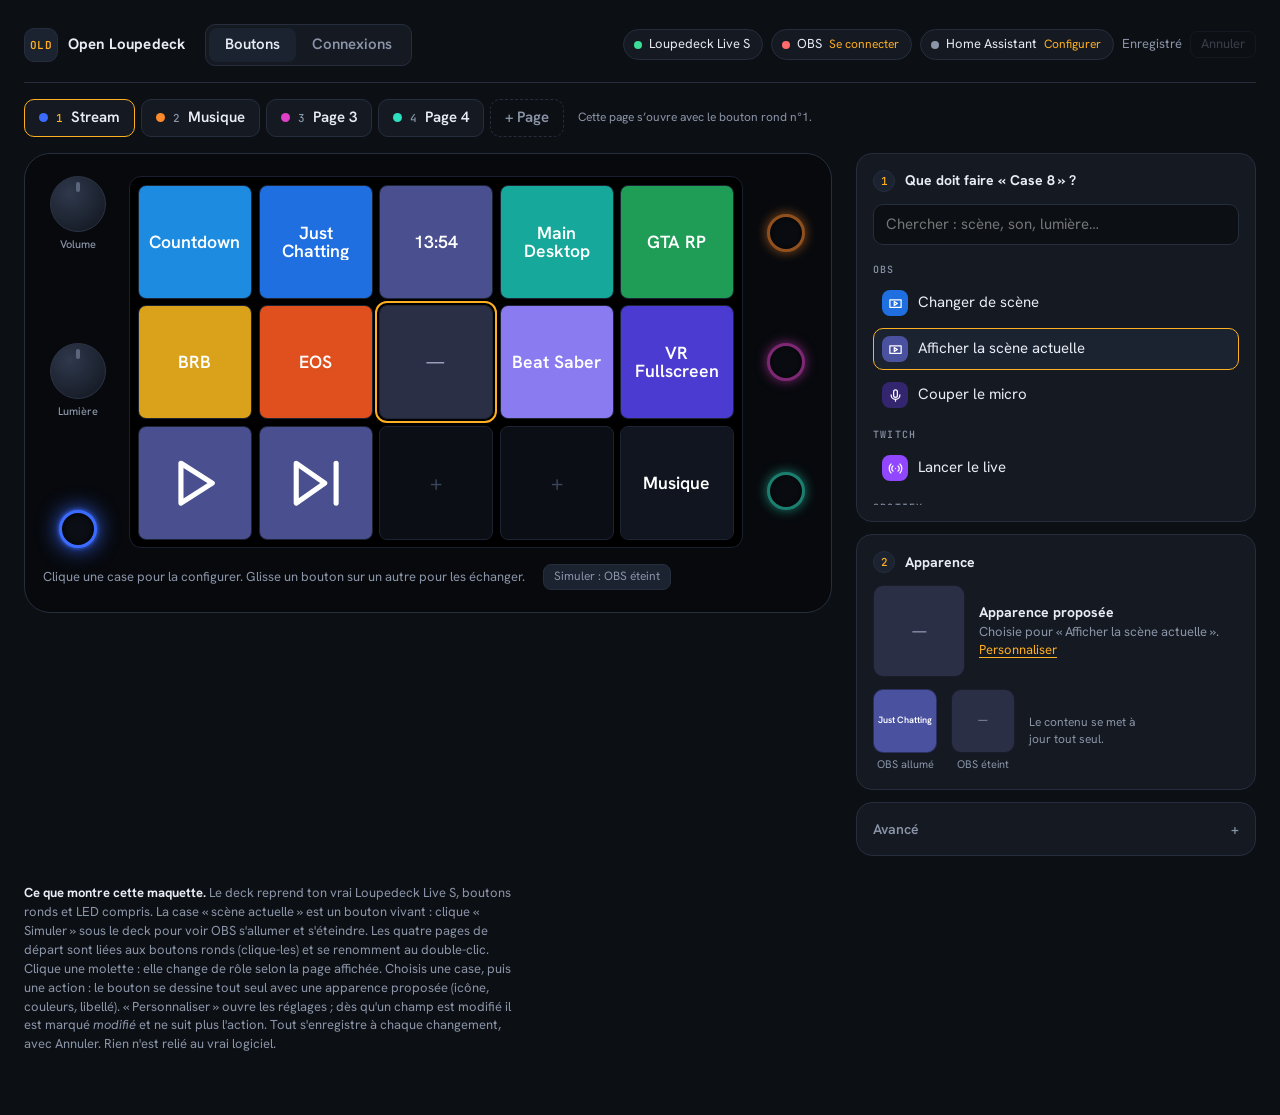
<file: docs/ui-redesign/mockup.html>
<!doctype html>
<meta charset="utf-8">
<meta name="viewport" content="width=device-width, initial-scale=1">
<title>Open Loupedeck Studio</title>
<link rel="stylesheet" href="https://fonts.googleapis.com/css2?family=Hanken+Grotesk:wght@400;500;600;700&family=JetBrains+Mono:wght@400;500&display=swap">
<style>
/* Layout: header, page tabs, then deck (center) beside a 3-step inspector. Dark only, by the user's choice. */
:root {
  --bg: #0c0f14;
  --surface: #141922;
  --surface-2: #1b2230;
  --line: #262e3d;
  --fg: #e8ecf4;
  --muted: #8b95a8;
  --accent: #ffb020;
  --accent-ink: #1a1203;
  --ok: #3ddc97;
  --bad: #ff6b6b;
  --font: "Hanken Grotesk", system-ui, sans-serif;
  --mono: "JetBrains Mono", ui-monospace, monospace;
  color-scheme: dark;
}
* { box-sizing: border-box; }
body { background: var(--bg); color: var(--fg); font: 15px/1.45 var(--font); padding-inline: 16px; padding-block: 0 40px; }
button, input, select { font: inherit; color: inherit; }
button { cursor: pointer; }
:focus-visible { outline: 2px solid var(--accent); outline-offset: 2px; }
.wrap { max-width: 1240px; margin-inline: auto; }

/* header */
header { display: flex; flex-wrap: wrap; align-items: center; gap: 12px 20px; padding-block: 16px; border-bottom: 1px solid var(--line); }
.brand { display: flex; align-items: center; gap: 10px; font-weight: 700; letter-spacing: .01em; }
.logo { width: 34px; height: 34px; border-radius: 10px; background: var(--surface-2); border: 1px solid var(--line); display: grid; place-items: center; font: 600 11px var(--mono); color: var(--accent); }
.seg { display: inline-flex; background: var(--surface); border: 1px solid var(--line); border-radius: 10px; padding: 3px; }
.seg button { border: 0; background: none; padding: 6px 16px; border-radius: 8px; color: var(--muted); font-weight: 600; }
.seg button[aria-selected="true"] { background: var(--surface-2); color: var(--fg); }
.status { display: flex; flex-wrap: wrap; gap: 8px; margin-left: auto; align-items: center; }
.chip { display: inline-flex; align-items: center; gap: 7px; background: var(--surface); border: 1px solid var(--line); border-radius: 999px; padding: 5px 12px 5px 10px; font-size: 13px; }
.chip i { width: 8px; height: 8px; border-radius: 50%; background: var(--muted); }
.chip.ok i { background: var(--ok); }
.chip.bad i { background: var(--bad); }
.chip:hover { border-color: var(--muted); }
.chip em { font-style: normal; color: var(--accent); font-size: 12px; }
.saved { display: flex; align-items: center; gap: 8px; color: var(--muted); font-size: 13px; }
.saved button { background: none; border: 1px solid var(--line); border-radius: 8px; padding: 3px 10px; font-size: 13px; }
.saved button:disabled { opacity: .35; cursor: default; }

/* page tabs */
.pages { display: flex; flex-wrap: wrap; gap: 6px; padding-block: 16px; align-items: center; }
.pagetab { display: inline-flex; align-items: center; gap: 8px; border: 1px solid var(--line); background: var(--surface); border-radius: 10px; padding: 7px 14px; font-weight: 600; }
.pagetab span { font: 500 11px var(--mono); color: var(--muted); }
.pagetab[aria-selected="true"] { border-color: var(--accent); }
.pagetab[aria-selected="true"] span { color: var(--accent); }
.pagetab.add { border-style: dashed; color: var(--muted); background: none; }
.hint { color: var(--muted); font-size: 12px; margin-left: 8px; }

/* main grid */
main { display: grid; grid-template-columns: minmax(0, 1fr) 400px; gap: 24px; align-items: start; }
@media (max-width: 960px) { main { grid-template-columns: minmax(0, 1fr); } }

/* deck */
.deck { background: #07090d; border: 1px solid var(--line); border-radius: 26px; padding: 22px 18px; display: grid; grid-template-columns: 70px minmax(0, 1fr) 54px; gap: 16px; }
.side { display: flex; flex-direction: column; justify-content: space-between; align-items: center; gap: 14px; }
.side.right { justify-content: space-around; }
.knob { cursor: pointer; padding: 2px; text-align: center; line-height: 1.1; width: 56px; height: 56px; border-radius: 50%; border: 1px solid #2c3445; background: radial-gradient(circle at 35% 30%, #2f394d, #10141c); display: grid; place-items: center; font: 500 10px var(--mono); color: var(--muted); }
.rb { width: 38px; height: 38px; border-radius: 50%; border: 3px solid var(--led); background: #0b0e14; box-shadow: 0 0 12px var(--led), inset 0 0 6px #000; padding: 0; }
.knob[aria-pressed="true"] { outline: 2px solid var(--accent); outline-offset: 3px; color: var(--fg); }
.knob { position: relative; margin-bottom: 14px; }
.knob .notch { position: absolute; top: 5px; left: 50%; width: 4px; height: 10px; margin-left: -2px; border-radius: 2px; background: #5b667c; }
.knob[aria-pressed="true"] .notch { background: var(--accent); }
.kcap { position: absolute; top: 100%; left: 50%; transform: translateX(-50%); margin-top: 6px; width: 90px; font: 500 11px var(--font); color: var(--muted); }
.knob[aria-pressed="true"] .kcap { color: var(--fg); }
.cell.kcell { outline: 2px dashed #5b667c; outline-offset: 2px; }
.knob .kn { display: block; font: 600 9px var(--font); letter-spacing: .02em; overflow-wrap: anywhere; }
.knob .kt { display: block; font: 500 8px var(--mono); color: var(--accent); }
.dial { display: grid; gap: 10px; justify-items: center; margin: 16px 0 4px; }
.dk { width: 120px; height: 120px; border-radius: 50%; border: 2px solid var(--fg); display: grid; place-items: center; background: radial-gradient(circle at 35% 30%, #2f394d, #10141c); }
.dk input { width: 88px; text-align: center; background: none; border: 0; border-bottom: 1px dashed var(--line); font-weight: 700; font-size: 16px; padding: 4px 0; }
.dk input:focus { outline: none; border-color: var(--accent); }
.zones { display: grid; grid-template-columns: 1fr 1fr 1fr; gap: 8px; width: 100%; align-items: end; }
.zone { display: grid; gap: 2px; justify-items: center; text-align: center; background: var(--bg); border: 1.5px dashed var(--line); border-radius: 14px; padding: 10px 6px; }
.zone .g { font-size: 26px; line-height: 1; color: var(--muted); }
.zone.zP { border-style: solid; border-radius: 18px; }
.zone .zt { font-size: 12px; color: var(--muted); }
.zone .za { font-size: 12px; font-weight: 600; overflow-wrap: anywhere; }
.link { font: 500 11px var(--mono); color: var(--muted); letter-spacing: .04em; border-top: 2px solid var(--line); padding-top: 4px; width: calc(100% - 12px); text-align: center; }
.link.on { border-color: var(--accent); color: var(--accent); }
.zone[aria-pressed="true"] { border-color: var(--accent); border-style: solid; }
.zone[aria-pressed="true"] .g { color: var(--accent); }
.chips { display: flex; flex-wrap: wrap; gap: 6px; }
.chips button { border: 1px solid var(--line); background: var(--bg); border-radius: 999px; padding: 5px 12px; font-size: 13px; }
.chips button[aria-pressed="true"] { border-color: var(--accent); }
.chips button.add { border-style: dashed; color: var(--muted); }
.preset { display: flex; flex-direction: column; align-items: flex-start; width: 100%; text-align: left; background: none; border: 1px solid transparent; border-radius: 10px; padding: 8px 10px; }
.preset:hover { background: var(--surface-2); }
.preset[aria-pressed="true"] { border-color: var(--accent); background: var(--surface-2); }
.preset small { color: var(--muted); font-size: 12px; }
.tests { display: flex; gap: 8px; margin-top: 10px; }
.tests button { flex: 1; background: var(--bg); border: 1px solid var(--line); border-radius: 10px; padding: 8px; }
.rb { opacity: .55; transition: opacity .15s, box-shadow .15s; }
.rb:hover { opacity: .85; }
.rb[aria-pressed="true"] { opacity: 1; box-shadow: 0 0 22px var(--led), 0 0 4px var(--led), inset 0 0 6px #000; }
.pagetab i { width: 9px; height: 9px; border-radius: 50%; background: var(--led, var(--muted)); flex: none; }
.pagetab .x { background: none; border: 0; color: var(--muted); padding: 0 0 0 2px; font-size: 15px; line-height: 1; }
.pagetab .nm { font-weight: 600; font: inherit; font-weight: 600; color: inherit; }
.pagetab .nm[contenteditable="true"] { outline: 1px solid var(--accent); border-radius: 4px; padding: 0 4px; }
.screen { background: #000; border: 1px solid #1a2030; border-radius: 12px; padding: 8px; display: grid; grid-template-columns: repeat(5, minmax(0, 1fr)); gap: 7px; }
.cell { aspect-ratio: 1; container-type: inline-size; border-radius: 8px; border: 1px solid #1c2333; background: #0b0e14; position: relative; padding: 0; display: grid; place-items: center; overflow: hidden; }
.cell.empty::after { content: "+"; color: #39445a; font-size: 22px; }
.cell.empty:hover::after { color: var(--accent); }
.cell.sel { outline: 2px solid var(--accent); outline-offset: 2px; }
.cell.over { outline: 2px dashed var(--ok); outline-offset: 2px; }
.face, .big { container-type: inline-size; display: flex; flex-direction: column; align-items: center; justify-content: center; gap: 3px; padding: 4px; text-align: center; overflow: hidden; }
.cell .face { position: absolute; inset: 0; }
.face svg, .big svg { stroke: currentColor; fill: none; stroke-width: 1.8; stroke-linecap: round; stroke-linejoin: round; flex: none; }
.lab { font-weight: 600; line-height: 1.02; max-width: 100%; overflow: hidden; overflow-wrap: normal; white-space: normal; max-height: 3.1em; }
.m-text .lab { font-size: 17cqw; }
.m-both .lab { font-size: 13cqw; }
.m-both svg { width: 40cqw; }
.m-icon svg { width: 66cqw; }
.faded { opacity: .9; }
.deckfoot { grid-column: 1 / -1; color: var(--muted); font-size: 13px; display: flex; flex-wrap: wrap; gap: 6px 18px; align-items: center; }
.deckfoot button { background: var(--surface-2); border: 1px solid var(--line); border-radius: 8px; padding: 3px 10px; font-size: 12px; }
@media (max-width: 620px) { .deck { grid-template-columns: minmax(0, 1fr); } .side { flex-direction: row; justify-content: center; } }
.live { font: 500 10px var(--mono); letter-spacing: .06em; text-transform: uppercase; color: var(--ok); }
.pair { display: flex; gap: 14px; align-items: center; margin-top: 12px; flex-wrap: wrap; }
.pair figure { margin: 0; display: grid; gap: 4px; justify-items: center; font-size: 11px; color: var(--muted); }
.pair .big { width: 64px; height: 64px; }
.warn { margin: 12px 0 0; padding: 8px 10px; border-radius: 10px; background: #3a2c08; color: var(--accent); font-size: 13px; }
.mode { display: inline-flex; background: var(--bg); border: 1px solid var(--line); border-radius: 9px; padding: 2px; }
.mode button { border: 0; background: none; padding: 5px 12px; border-radius: 7px; font-size: 13px; color: var(--muted); }
.mode button[aria-pressed="true"] { background: var(--surface-2); color: var(--fg); }

/* inspector */
.insp { display: flex; flex-direction: column; gap: 12px; }
.step { background: var(--surface); border: 1px solid var(--line); border-radius: 16px; padding: 16px; }
.step.dim { opacity: .45; pointer-events: none; }
.step h2 { margin: 0 0 12px; font-size: 14px; display: flex; align-items: center; gap: 10px; }
.step h2 b { width: 22px; height: 22px; border-radius: 50%; background: var(--surface-2); border: 1px solid var(--line); display: grid; place-items: center; font: 500 11px var(--mono); color: var(--accent); }
.empty-state { text-align: center; color: var(--muted); padding: 28px 8px; }
.empty-state strong { display: block; color: var(--fg); margin-bottom: 4px; font-size: 16px; }
input[type=text], .field { width: 100%; background: var(--bg); border: 1px solid var(--line); border-radius: 10px; padding: 9px 12px; }
input[type=text]:focus { border-color: var(--accent); outline: none; }
.groups { display: flex; flex-direction: column; gap: 4px; margin-top: 10px; max-height: 250px; overflow: auto; }
.groups .gname { font: 500 10px var(--mono); letter-spacing: .12em; text-transform: uppercase; color: var(--muted); margin: 8px 0 2px; }
.act { display: flex; align-items: center; gap: 10px; background: none; border: 1px solid transparent; border-radius: 10px; padding: 7px 8px; text-align: left; width: 100%; }
.act:hover { background: var(--surface-2); }
.act[aria-pressed="true"] { border-color: var(--accent); background: var(--surface-2); }
.dot { width: 26px; height: 26px; border-radius: 8px; display: grid; place-items: center; flex: none; }
.dot svg { width: 15px; stroke: currentColor; fill: none; stroke-width: 2; stroke-linecap: round; stroke-linejoin: round; }
.param { margin-top: 12px; display: grid; gap: 6px; }
.param label, .fl { font-size: 12px; color: var(--muted); }

.look { display: flex; align-items: center; gap: 14px; }
.big { width: 92px; height: 92px; border-radius: 10px; flex: none; border: 1px solid #00000066; }
.look p { margin: 0; font-size: 13px; color: var(--muted); }
.look p strong { color: var(--fg); display: block; font-size: 14px; }
.linkbtn { background: none; border: 0; color: var(--accent); padding: 0; font-size: 13px; text-decoration: underline; text-underline-offset: 3px; }
.custom { margin-top: 14px; border-top: 1px solid var(--line); padding-top: 14px; display: grid; gap: 14px; }
.row { display: grid; gap: 6px; }
.fl { display: flex; justify-content: space-between; align-items: center; }
.tag { font: 500 10px var(--mono); letter-spacing: .06em; text-transform: uppercase; padding: 2px 6px; border-radius: 5px; background: var(--surface-2); color: var(--muted); }
.tag.mod { background: #3a2c08; color: var(--accent); }
.tag button { background: none; border: 0; color: inherit; padding: 0 0 0 6px; text-decoration: underline; font: inherit; }
.icons, .swatches { display: flex; flex-wrap: wrap; gap: 6px; }
.ib { width: 34px; height: 34px; border-radius: 9px; border: 1px solid var(--line); background: var(--bg); display: grid; place-items: center; padding: 0; }
.ib svg { width: 18px; stroke: var(--fg); fill: none; stroke-width: 1.8; stroke-linecap: round; stroke-linejoin: round; }
.ib[aria-pressed="true"] { border-color: var(--accent); }
.sw { width: 28px; height: 28px; border-radius: 50%; border: 2px solid transparent; padding: 0; box-shadow: 0 0 0 1px #ffffff22 inset; }
.sw[aria-pressed="true"] { border-color: var(--fg); }
details.adv { background: var(--surface); border: 1px solid var(--line); border-radius: 16px; padding: 4px 16px; }
details.adv summary { padding: 12px 0; cursor: pointer; font-weight: 600; font-size: 14px; list-style: none; display: flex; justify-content: space-between; color: var(--muted); }
details.adv summary::after { content: "+"; }
details.adv[open] summary::after { content: "–"; }
.advlist { display: grid; gap: 10px; padding-bottom: 14px; }
.advlist button { text-align: left; background: var(--bg); border: 1px solid var(--line); border-radius: 10px; padding: 9px 12px; color: var(--muted); }
.advlist button b { color: var(--fg); font-weight: 600; display: block; }
.note { margin-top: 28px; color: var(--muted); font-size: 13px; max-width: 70ch; }
.note b { color: var(--fg); }
</style>

<div class="wrap">
<header>
  <div class="brand"><div class="logo">OLD</div>Open Loupedeck</div>
  <div class="seg" role="tablist"><button role="tab" aria-selected="true">Boutons</button><button role="tab" aria-selected="false">Connexions</button></div>
  <div class="status">
    <button class="chip ok" title="Loupedeck Live S détecté"><i></i>Loupedeck Live S</button>
    <button class="chip bad" id="obsChip" title="Ouvre les réglages OBS"><i></i>OBS <em>Se connecter</em></button>
    <button class="chip" title="Ouvre les réglages Home Assistant"><i></i>Home Assistant <em>Configurer</em></button>
    <div class="saved"><span id="savedTxt">Enregistré</span><button id="undo" disabled>Annuler</button></div>
  </div>
</header>

<div class="pages" id="pages"></div>

<main>
  <section class="deck" aria-label="Loupedeck Live S">
    <div class="side"><button class="knob" data-knob="TL" aria-label="Molette du haut"></button><button class="knob" data-knob="CL" aria-label="Molette du milieu"></button><button class="rb" data-page="0" style="--led:#3b6bff" aria-label="Bouton rond, page 1"></button></div>
    <div class="screen" id="screen"></div>
    <div class="side right"><button class="rb" data-page="1" style="--led:#ff8a2b" aria-label="Bouton 1, page 2"></button><button class="rb" data-page="2" style="--led:#e040c8" aria-label="Bouton 2, page 3"></button><button class="rb" data-page="3" style="--led:#2de0c0" aria-label="Bouton 3, page 4"></button></div>
    <div class="deckfoot"><span>Clique une case pour la configurer. Glisse un bouton sur un autre pour les échanger.</span><button id="simObs">Simuler : OBS éteint</button></div>
  </section>

  <aside class="insp" id="insp"></aside>
</main>

<p class="note"><b>Ce que montre cette maquette.</b> Le deck reprend ton vrai Loupedeck Live S, boutons ronds et LED compris. La case « scène actuelle » est un bouton vivant : clique « Simuler » sous le deck pour voir OBS s'allumer et s'éteindre. Les quatre pages de départ sont liées aux boutons ronds (clique-les) et se renomment au double-clic. Clique une molette : elle change de rôle selon la page affichée. Choisis une case, puis une action : le bouton se dessine tout seul avec une apparence proposée (icône, couleurs, libellé). « Personnaliser » ouvre les réglages ; dès qu'un champ est modifié il est marqué <i>modifié</i> et ne suit plus l'action. Tout s'enregistre à chaque changement, avec Annuler. Rien n'est relié au vrai logiciel.</p>
</div>

<script>
var ICONS = {
  scene: 'M3 6h18v12H3z M10 9l5 3-5 3z',
  live: 'M4.9 19.1a10 10 0 0 1 0-14.2 M19.1 4.9a10 10 0 0 1 0 14.2 M8 16a5 5 0 0 1 0-8 M16 8a5 5 0 0 1 0 8 M12 12h.01',
  play: 'M7 5l11 7-11 7z',
  speaker: 'M11 5L6 9H3v6h3l5 4z M15.5 8.5a5 5 0 0 1 0 7 M18.5 5.5a9 9 0 0 1 0 13',
  bulb: 'M9 18h6 M10 21h4 M12 3a6 6 0 0 0-4 10.5c.7.7 1 1.5 1 2.5h6c0-1 .3-1.8 1-2.5A6 6 0 0 0 12 3z',
  layers: 'M12 3l9 5-9 5-9-5z M3 13l9 5 9-5',
  mic: 'M12 3a3 3 0 0 0-3 3v6a3 3 0 0 0 6 0V6a3 3 0 0 0-3-3z M5 11a7 7 0 0 0 14 0 M12 18v3',
  clock: 'M12 3a9 9 0 1 0 0 18 9 9 0 0 0 0-18z M12 7v5l3 2',
  next: 'M5 5l10 7-10 7z M19 5v14'
};
var ACTIONS = [
  {id:'obs.scene', cat:'OBS', name:'Changer de scène', icon:'scene', bg:'#1f6fe0', fg:'#ffffff', mode:'text', param:{label:'Scène', ph:'Jeu', def:'Jeu'}},
  {id:'obs.current', cat:'OBS', name:'Afficher la scène actuelle', icon:'scene', bg:'#4a52a0', fg:'#ffffff', mode:'text', live:true, liveText:'Just Chatting', offBg:'#2b2f45', offFg:'#9aa0bd'},
  {id:'obs.mic', cat:'OBS', name:'Couper le micro', icon:'mic', bg:'#33266f', fg:'#ffffff', mode:'both', label:'Micro'},
  {id:'twitch.live', cat:'Twitch', name:'Lancer le live', icon:'live', bg:'#9146ff', fg:'#ffffff', mode:'text', label:'Live'},
  {id:'spotify.pp', cat:'Spotify', name:'Lecture / pause', icon:'play', bg:'#4a4f8f', fg:'#ffffff', mode:'icon', label:'Lecture'},
  {id:'spotify.next', cat:'Spotify', name:'Morceau suivant', icon:'next', bg:'#4a4f8f', fg:'#ffffff', mode:'icon', label:'Suivant'},
  {id:'sound.play', cat:'Son', name:'Jouer un son', icon:'speaker', bg:'#e08a00', fg:'#ffffff', mode:'both', param:{label:'Fichier', ph:'applaudissements', def:'Applaudir'}},
  {id:'ha.light', cat:'Maison', name:'Allumer / éteindre une lumière', icon:'bulb', bg:'#0f8fb8', fg:'#ffffff', mode:'both', param:{label:'Pièce', ph:'Bureau', def:'Bureau'}},
  {id:'deck.page', cat:'Deck', name:'Aller à une page', icon:'layers', bg:'#2a3345', fg:'#ffffff', mode:'text', param:{label:'Page', ph:'Musique', def:'Musique'}},
  {id:'display.clock', cat:'Deck', name:'Afficher l’heure', icon:'clock', bg:'#4a4f8f', fg:'#ffffff', mode:'text', live:true, liveText:'13:54', offBg:'#2b2f45', offFg:'#9aa0bd', always:true}
];
var SWATCHES = ['#1f6fe0','#1fb8a4','#22a35a','#e5b000','#e0501f','#9146ff','#4a4f8f','#2a3345'];
function act(id){ return ACTIONS.filter(function(a){return a.id===id;})[0]; }
function svg(n){ return '<svg viewBox="0 0 24 24" aria-hidden="true">'+ICONS[n].split(' M').map(function(d,i){return '<path d="'+(i?'M':'')+d+'"/>';}).join('')+'</svg>'; }

function blank(){ var a=[]; for (var i=0;i<15;i++) a.push(null); return a; }
var LEDS = ['#3b6bff','#ff8a2b','#e040c8','#2de0c0'];
var state = { pages: [
  {name:'Stream', led:LEDS[0], cells: blank()},
  {name:'Musique', led:LEDS[1], cells: blank()},
  {name:'Page 3', led:LEDS[2], cells: blank()},
  {name:'Page 4', led:LEDS[3], cells: blank()}
], cur: 0, sel: null, open: false, q: '', obs: false };
Object.defineProperty(state, 'cells', { get: function(){ return state.pages[state.cur].cells; }, set: function(v){ state.pages[state.cur].cells = v; } });
function S(name, bg){ return {a:'obs.scene', p:name, o: bg ? {bg:bg} : {}}; }
state.cells[0] = S('Countdown','#1c8be0');
state.cells[1] = S('Just Chatting');
state.cells[2] = {a:'display.clock', p:'', o:{}};
state.cells[3] = S('Main Desktop','#16a89a');
state.cells[4] = S('GTA RP','#1f9d57');
state.cells[5] = S('BRB','#d9a21a');
state.cells[6] = S('EOS','#e0501f');
state.cells[7] = {a:'obs.current', p:'', o:{}};
state.cells[8] = S('Beat Saber','#8a7cf0');
state.cells[9] = S('VR Fullscreen','#4b3bd0');
state.cells[10] = {a:'spotify.pp', p:'', o:{}};
state.cells[11] = {a:'spotify.next', p:'', o:{}};
state.cells[14] = {a:'deck.page', p:'Musique', o:{bg:'#10151f'}};
state.pages[1].cells[0] = {a:'spotify.pp', p:'', o:{}};
state.pages[1].cells[1] = {a:'spotify.next', p:'', o:{}};
state.sel = 7;
var PRESETS = [
  {n:'Volume du PC', l:'Volume −5', r:'Volume +5'},
  {n:'Volume du micro (OBS)', l:'Micro −5', r:'Micro +5'},
  {n:'Lumière du bureau', l:'Plus sombre', r:'Plus clair'},
  {n:'Musique', l:'Piste précédente', r:'Piste suivante'},
  {n:'Scène OBS', l:'Scène précédente', r:'Scène suivante'}
];
function newKnobs(){ return {TL:{preset:0, press:'Aucune action', secs:1.5}, CL:{preset:2, press:'Aucune action', secs:1.5}}; }
var SHORT = ['Volume','Micro','Lumière','Musique','Scène'];
state.pages.forEach(function(p){ p.knobs = newKnobs(); });
state.pages[1].knobs.TL.preset = 3; state.pages[1].knobs.CL.preset = 0;
state.pages[2].knobs.TL.preset = 1;
state.pages[3].knobs.TL.preset = 4; state.pages[3].knobs.CL.preset = 0;
state.pages[0].knobs.CL.press = 'Couper le son';
state.selKnob = null;
var history = [];

var FALLBACKS = {dash:'—', none:'', last:'Dernière valeur'};
function look(c, forceOff){
  var a = act(c.a), o = c.o;
  var lab = a.param ? (c.p || a.param.def) : a.label;
  var off = a.live && !a.always && !state.obs;
  if (forceOff !== undefined) off = forceOff;
  if (a.live) lab = off ? (FALLBACKS[o.fallback||'dash']) : a.liveText;
  return {
    label: o.label !== undefined && !a.live ? o.label : lab,
    icon: o.icon || a.icon,
    mode: o.mode || a.mode,
    bg: off ? a.offBg : (o.bg || a.bg),
    fg: off ? a.offFg : (o.fg || a.fg),
    off: off
  };
}
function face(c, big, forceOff){
  var l = look(c, forceOff);
  var showIcon = l.mode !== 'text', showText = l.mode !== 'icon';
  return '<div class="'+(big?'big':'face')+' m-'+l.mode+'" style="background:'+l.bg+';color:'+l.fg+'">'+(showIcon?svg(l.icon):'')+(showText?'<span class="lab">'+esc(l.label)+'</span>':'')+'</div>';
}
function tooLong(c){
  var l = look(c);
  if (l.mode==='icon') return false;
  return l.label.split(/\s+/).some(function(w){ return w.length > (l.mode==='both' ? 7 : 8); });
}
function esc(s){ return String(s).replace(/[&<>"]/g,function(c){return {'&':'&amp;','<':'&lt;','>':'&gt;','"':'&quot;'}[c];}); }

function commit(){
  history.push(JSON.stringify({cur: state.cur, cells: state.cells}));
  if (history.length>30) history.shift();
  document.getElementById('undo').disabled = false;
  document.getElementById('savedTxt').textContent = 'Enregistré';
}
function undo(){
  var s = history.pop();
  if (s) { var h = JSON.parse(s); state.cur = h.cur; state.cells = h.cells; }
  document.getElementById('undo').disabled = !history.length;
  document.getElementById('savedTxt').textContent = 'Modification annulée';
  render();
}

var dragFrom = null;
function renderDeck(){
  var el = document.getElementById('screen'); el.innerHTML = '';
  state.cells.forEach(function(c, i){
    var b = document.createElement('button');
    b.className = 'cell' + (c ? '' : ' empty') + (state.sel===i && !state.selKnob ? ' sel' : '');
    b.setAttribute('aria-label', c ? act(c.a).name+' : '+look(c).label : 'Case vide '+(i+1));
    b.draggable = !!c;
    var kid = i===0 ? 'TL' : (i===5 ? 'CL' : null);
    if (kid && state.selKnob===kid) b.classList.add('kcell');
    if (kid && flashTxt[kid]) b.innerHTML = '<div class="face m-text" style="background:#000;color:var(--accent)"><span class="lab">'+esc(flashTxt[kid])+'</span></div>';
    else b.innerHTML = c ? face(c) : '';
    b.onclick = function(){ state.sel = i; state.selKnob = null; state.open = false; state.q=''; render(); };
    b.ondragstart = function(e){ dragFrom = i; e.dataTransfer.effectAllowed='move'; e.dataTransfer.setData('text/plain', String(i)); };
    b.ondragover = function(e){ e.preventDefault(); b.classList.add('over'); };
    b.ondragleave = function(){ b.classList.remove('over'); };
    b.ondrop = function(e){ e.preventDefault(); if (dragFrom===null||dragFrom===i) return; commit(); var t = state.cells[i]; state.cells[i]=state.cells[dragFrom]; state.cells[dragFrom]=t; state.sel=i; dragFrom=null; render(); };
    el.appendChild(b);
  });
}

var flashTxt = {};
function kcfg(id){ return state.pages[state.cur].knobs[id]; }
function renderKnobs(){
  [].forEach.call(document.querySelectorAll('.knob[data-knob]'), function(k){
    var id = k.dataset.knob, p = kcfg(id);
    k.setAttribute('aria-pressed', state.selKnob===id);
    k.innerHTML = '<span class="notch"></span><span class="kcap">'+SHORT[p.preset]+'</span>';
    k.onclick = function(){ state.selKnob = id; state.sel = null; render(); };
  });
}
function flash(id, txt){ flashTxt[id] = txt; renderDeck(); clearTimeout(flash.t); flash.t = setTimeout(function(){ flashTxt[id] = ''; renderDeck(); }, 1400); }
var PRESS_ACTIONS = ['Aucune action','Couper le son','Lecture / pause','Remettre à zéro'];
state.zone = 'ROT';
function renderKnobInsp(){
  var el = document.getElementById('insp'), id = state.selKnob, p = kcfg(id), pr = PRESETS[p.preset], pg = state.pages[state.cur];
  var nm = id==='TL' ? 'du haut' : 'du milieu', rot = state.zone==='ROT';
  var h = '<section class="step"><h2><b>1</b>Molette '+nm+'</h2>';
  h += '<div class="fl" style="margin-bottom:6px"><span>Son rôle selon la page affichée</span></div><div class="chips">'+state.pages.map(function(q,i){ return '<button data-pg="'+i+'" aria-pressed="'+(i===state.cur)+'" title="Afficher cette page"><span style="display:inline-block;width:8px;height:8px;border-radius:50%;margin-right:6px;background:'+(q.led||'var(--muted)')+'"></span>'+esc(q.name)+' · '+SHORT[q.knobs[id].preset]+'</button>'; }).join('')+'</div>';
  h += '<p class="hint" style="margin:10px 0 0">Tu règles la page « '+esc(pg.name)+' ».</p>';
  h += '<div class="dial"><div class="dk"><span style="font-weight:700;font-size:16px">'+SHORT[p.preset]+'</span></div>';
  h += '<div class="zones"><button class="zone zL" data-z="ROT" aria-pressed="'+rot+'"><span class="g">↶</span><span class="zt">Gauche</span><span class="za">'+esc(pr.l)+'</span></button>';
  h += '<button class="zone zP" data-z="P" aria-pressed="'+(!rot)+'"><span class="g">●</span><span class="zt">Appui</span><span class="za">'+esc(p.press)+'</span></button>';
  h += '<button class="zone zR" data-z="ROT" aria-pressed="'+rot+'"><span class="g">↷</span><span class="zt">Droite</span><span class="za">'+esc(pr.r)+'</span></button></div>';
  h += '<div class="link'+(rot?' on':'')+'">gauche et droite sont liées</div></div>';
  if (rot) {
    h += '<div class="fl" style="margin:14px 0 6px"><span>Ce que règle la rotation</span></div><div class="groups" style="margin:0;max-height:none">'+PRESETS.map(function(x,i){return '<button class="preset" data-pr="'+i+'" aria-pressed="'+(i===p.preset)+'">'+x.n+'<small>Gauche : '+x.l+' · Droite : '+x.r+'</small></button>';}).join('')+'</div>';
  } else {
    h += '<div class="fl" style="margin:14px 0 6px"><span>Ce que fait l’appui</span></div><div class="chips">'+PRESS_ACTIONS.map(function(x){return '<button data-pa="'+esc(x)+'" aria-pressed="'+(p.press===x)+'">'+esc(x)+'</button>';}).join('')+'</div>';
  }
  h += '<p style="margin:14px 0 0"><button class="linkbtn" id="allPages">Appliquer ce réglage à toutes les pages</button></p>';
  h += '</section>';
  h += '<section class="step"><h2><b>2</b>Affichage et test</h2>';
  h += '<div class="row"><div class="fl"><span>Durée d’affichage du réglage après un tour</span><span class="tag">'+p.secs.toFixed(1)+' s</span></div><input type="range" id="ksecs" min="0" max="2" step="0.5" value="'+p.secs+'"></div>';
  h += '<p class="hint" style="margin:10px 0 0">Les molettes n’ont pas d’écran : le réglage s’affiche un instant sur la touche tactile à côté (en pointillés sur le deck).</p>';
  h += '<div class="tests"><button id="tL">◀ Gauche</button><button id="tP">Appui</button><button id="tR">Droite ▶</button></div>';
  h += '</section>';
  h += '<details class="adv"><summary><span>Avancé</span></summary><div class="advlist"><button><b>Dissocier gauche et droite</b>Deux actions libres, pour les cas qui ne sont pas un réglage</button><button><b>Réglages de la rotation</b>Pas du volume, vitesse</button><button><b>Voir le JSON</b>Pour les cas pointus</button></div></details>';
  el.innerHTML = h;
  [].forEach.call(el.querySelectorAll('[data-pg]'), function(b){ b.onclick = function(){ state.cur = +b.dataset.pg; render(); }; });
  [].forEach.call(el.querySelectorAll('[data-z]'), function(b){ b.onclick = function(){ state.zone = b.dataset.z; renderKnobInsp(); }; });
  [].forEach.call(el.querySelectorAll('[data-pr]'), function(b){ b.onclick = function(){ p.preset = +b.dataset.pr; render(); }; });
  [].forEach.call(el.querySelectorAll('[data-pa]'), function(b){ b.onclick = function(){ p.press = b.dataset.pa; renderKnobInsp(); }; });
  document.getElementById('allPages').onclick = function(){ state.pages.forEach(function(q){ q.knobs[id].preset = p.preset; q.knobs[id].press = p.press; }); render(); };
  document.getElementById('ksecs').oninput = function(e){ p.secs = +e.target.value; el.querySelector('.tag').textContent = p.secs.toFixed(1)+' s'; };
  document.getElementById('tL').onclick = function(){ flash(id, '◀ '+pr.l); };
  document.getElementById('tR').onclick = function(){ flash(id, pr.r+' ▶'); };
  document.getElementById('tP').onclick = function(){ flash(id, p.press); };
}
function renderInsp(){
  if (state.selKnob) { renderKnobInsp(); return; }
  var el = document.getElementById('insp');
  var c = state.cells[state.sel];
  var h = '';
  var title = 'Case '+(state.sel+1);

  // step 1
  h += '<section class="step"><h2><b>1</b>Que doit faire « '+title+' » ?</h2>';
  h += '<input type="text" id="q" placeholder="Chercher : scène, son, lumière…" value="'+esc(state.q)+'" aria-label="Chercher une action">';
  h += '<div class="groups">';
  var cats = [];
  ACTIONS.forEach(function(a){ if (state.q && (a.name+a.cat).toLowerCase().indexOf(state.q.toLowerCase())<0) return; if (cats.indexOf(a.cat)<0) cats.push(a.cat); });
  if (!cats.length) h += '<div class="hint" style="margin:8px 0">Aucune action ne correspond.</div>';
  cats.forEach(function(cat){
    h += '<div class="gname">'+cat+'</div>';
    ACTIONS.filter(function(a){return a.cat===cat && (!state.q || (a.name+a.cat).toLowerCase().indexOf(state.q.toLowerCase())>=0);}).forEach(function(a){
      h += '<button class="act" data-a="'+a.id+'" aria-pressed="'+(c&&c.a===a.id)+'"><span class="dot" style="background:'+a.bg+';color:'+a.fg+'">'+svg(a.icon)+'</span>'+a.name+'</button>';
    });
  });
  h += '</div>';
  if (c && act(c.a).param) {
    var pr = act(c.a).param;
    h += '<div class="param"><label for="param">'+pr.label+'</label><input type="text" id="param" placeholder="'+esc(pr.ph)+'" value="'+esc(c.p)+'"></div>';
  }
  h += '</section>';

  // step 2
  if (!c) {
    h += '<section class="step dim"><h2><b>2</b>Apparence</h2><div class="empty-state"><strong>Choisis d’abord une action</strong>Le bouton se dessine tout seul.</div></section>';
  } else {
    var l = look(c), a = act(c.a), mods = Object.keys(c.o);
    h += '<section class="step"><h2><b>2</b>Apparence</h2>';
    h += '<div class="look">'+face(c,true)+'<p><strong>'+(mods.length ? mods.length+' réglage'+(mods.length>1?'s':'')+' personnalisé'+(mods.length>1?'s':'') : 'Apparence proposée')+'</strong>'+(mods.length ? 'Le reste suit l’action.' : 'Choisie pour « '+a.name+' ».')+'<br><button class="linkbtn" id="toggleLook">'+(state.open?'Fermer':'Personnaliser')+'</button>'+(mods.length?' · <button class="linkbtn" id="resetAll">Tout réinitialiser</button>':'')+'</p></div>';
    if (tooLong(c)) h += '<p class="warn">Un mot est trop long : il sera coupé sur le bouton. Raccourcis-le ou passe en « Icône seule ».</p>';
    if (a.live && !a.always) h += '<div class="pair"><figure>'+face(c,true,false)+'OBS allumé</figure><figure>'+face(c,true,true)+'OBS éteint</figure><span class="hint" style="margin:0;max-width:16ch">Le contenu se met à jour tout seul.</span></div>';
    if (state.open) {
      h += '<div class="custom">';
      if (!a.live) h += field('label','Libellé', '<input type="text" id="f_label" value="'+esc(l.label)+'">', c);
      if (a.live && !a.always) h += field('fallback','Quand OBS est éteint', '<div class="mode">'+[['dash','Un tiret'],['none','Rien'],['last','Dernière valeur']].map(function(x){return '<button data-fb="'+x[0]+'" aria-pressed="'+((c.o.fallback||'dash')===x[0])+'">'+x[1]+'</button>';}).join('')+'</div>', c);
      h += field('mode','Contenu', '<div class="mode">'+[['text','Texte'],['both','Les deux'],['icon','Icône']].map(function(x){return '<button data-mode="'+x[0]+'" aria-pressed="'+(l.mode===x[0])+'">'+x[1]+'</button>';}).join('')+'</div>', c);
      h += field('icon','Icône', '<div class="icons">'+Object.keys(ICONS).map(function(k){return '<button class="ib" data-icon="'+k+'" aria-label="'+k+'" aria-pressed="'+(l.icon===k)+'">'+svg(k)+'</button>';}).join('')+'</div>', c);
      h += field('bg','Fond', '<div class="swatches">'+SWATCHES.map(function(s){return '<button class="sw" data-bg="'+s+'" aria-label="'+s+'" aria-pressed="'+(l.bg===s)+'" style="background:'+s+'"></button>';}).join('')+'</div>', c);
      h += field('fg','Texte', '<div class="swatches">'+['#ffffff','#e8ecf4','#ffb020','#06220f','#1a1000'].map(function(s){return '<button class="sw" data-fg="'+s+'" aria-label="'+s+'" aria-pressed="'+(l.fg===s)+'" style="background:'+s+'"></button>';}).join('')+'</div>', c);
      h += '</div>';
    }
    h += '</section>';
  }

  // step 3
  h += '<details class="adv"><summary><span>Avancé</span></summary><div class="advlist">'
    + '<button><b>Animations</b>Au repos et à l’appui</button>'
    + '<button><b>Dégradés</b>Sur le fond et le texte</button>'
    + '<button><b>Police et taille</b>Fichier de police, taille maximale</button>'
    + '<button><b>LED de la touche</b>Couleur du bouton physique</button>'
    + '<button><b>Voir le JSON de l’action</b>Pour les cas pointus</button>'
    + '</div></details>';
  el.innerHTML = h;
  bind(c);
}
function field(key, name, inner, c){
  var m = c.o[key] !== undefined;
  return '<div class="row"><div class="fl"><span>'+name+'</span><span class="tag'+(m?' mod':'')+'">'+(m?'modifié<button data-reset="'+key+'">rétablir</button>':'proposé')+'</span></div>'+inner+'</div>';
}
function setOpt(c, k, v){ commit(); c.o[k] = v; render(true); }
function bind(c){
  var q = document.getElementById('q');
  q.oninput = function(){ state.q = q.value; renderInsp(); var n = document.getElementById('q'); n.focus(); n.setSelectionRange(n.value.length, n.value.length); };
  [].forEach.call(document.querySelectorAll('.act'), function(b){
    b.onclick = function(){
      commit();
      var a = act(b.dataset.a), prev = state.cells[state.sel];
      state.cells[state.sel] = {a:a.id, p: a.param ? a.param.def : '', o: {}};
      render();
    };
  });
  var p = document.getElementById('param');
  if (p) p.oninput = function(){ c.p = p.value; renderDeck(); var lookEl = document.querySelector('.look .big'); if (lookEl) lookEl.outerHTML = face(c,true); document.getElementById('savedTxt').textContent='Enregistré'; };
  if (!c) return;
  var t = document.getElementById('toggleLook'); if (t) t.onclick = function(){ state.open = !state.open; renderInsp(); };
  var ra = document.getElementById('resetAll'); if (ra) ra.onclick = function(){ commit(); c.o = {}; render(); };
  [].forEach.call(document.querySelectorAll('[data-reset]'), function(b){ b.onclick = function(){ commit(); delete c.o[b.dataset.reset]; render(); }; });
  var fl = document.getElementById('f_label');
  if (fl) fl.oninput = function(){ if (c.o.label===undefined) commit(); c.o.label = fl.value; renderDeck(); var lookEl = document.querySelector('.look .big'); if (lookEl) lookEl.outerHTML = face(c,true); };
  [].forEach.call(document.querySelectorAll('[data-mode]'), function(b){ b.onclick = function(){ setOpt(c,'mode',b.dataset.mode); }; });
  [].forEach.call(document.querySelectorAll('[data-fb]'), function(b){ b.onclick = function(){ setOpt(c,'fallback',b.dataset.fb); }; });
  [].forEach.call(document.querySelectorAll('[data-icon]'), function(b){ b.onclick = function(){ setOpt(c,'icon',b.dataset.icon); }; });
  [].forEach.call(document.querySelectorAll('[data-bg]'), function(b){ b.onclick = function(){ setOpt(c,'bg',b.dataset.bg); }; });
  [].forEach.call(document.querySelectorAll('[data-fg]'), function(b){ b.onclick = function(){ setOpt(c,'fg',b.dataset.fg); }; });
}
function syncObs(){
  var chip = document.getElementById('obsChip');
  chip.className = 'chip ' + (state.obs ? 'ok' : 'bad');
  chip.innerHTML = '<i></i>OBS ' + (state.obs ? '' : '<em>Se connecter</em>');
  document.getElementById('simObs').textContent = state.obs ? 'Simuler : OBS allumé' : 'Simuler : OBS éteint';
}
function goPage(i){ state.selKnob = null; state.cur = i; state.sel = null; state.open = false; state.q = ''; render(); }
function renderPages(){
  var el = document.getElementById('pages'); el.innerHTML = '';
  state.pages.forEach(function(p, i){
    var b = document.createElement('div');
    b.className = 'pagetab'; b.setAttribute('role','button'); b.tabIndex = 0;
    b.setAttribute('aria-selected', state.cur===i);
    if (p.led) b.style.setProperty('--led', p.led);
    b.title = p.led ? 'Liée au bouton rond n° '+(i+1)+' · double-clic pour renommer' : 'Double-clic pour renommer';
    b.innerHTML = '<i></i><span>'+(i+1)+'</span><b class="nm">'+esc(p.name)+'</b>' + (i>=4 ? '<button class="x" aria-label="Supprimer la page">×</button>' : '');
    b.onclick = function(){ if (state.cur!==i) goPage(i); };
    var nm = b.querySelector('.nm');
    b.ondblclick = function(){ nm.contentEditable = 'true'; nm.focus(); document.getSelection().selectAllChildren(nm); };
    nm.onblur = function(){ nm.contentEditable = 'false'; p.name = nm.textContent.trim() || p.name; document.getElementById('savedTxt').textContent='Enregistré'; renderPages(); };
    nm.onkeydown = function(e){ if (e.key==='Enter'){ e.preventDefault(); nm.blur(); } };
    var x = b.querySelector('.x');
    if (x) x.onclick = function(e){ e.stopPropagation(); state.pages.splice(i,1); state.cur = Math.min(state.cur, state.pages.length-1); state.sel=null; render(); };
    el.appendChild(b);
  });
  var add = document.createElement('button'); add.className = 'pagetab add'; add.textContent = '+ Page';
  add.onclick = function(){ state.pages.push({name:'Page '+(state.pages.length+1), led:null, cells: blank(), knobs: newKnobs()}); goPage(state.pages.length-1); };
  el.appendChild(add);
  var hint = document.createElement('span'); hint.className = 'hint';
  hint.textContent = state.cur < 4 ? 'Cette page s\u2019ouvre avec le bouton rond n\u00b0'+(state.cur+1)+'.' : 'Page sans bouton : ouvre-la avec l\u2019action « Aller à une page ».';
  el.appendChild(hint);
  [].forEach.call(document.querySelectorAll('.rb[data-page]'), function(r){
    var i = +r.dataset.page; r.setAttribute('aria-pressed', state.cur===i);
    r.title = state.pages[i].name; r.onclick = function(){ goPage(i); };
  });
}
function render(keepOpen){ renderPages(); renderDeck(); renderKnobs(); renderInsp(); syncObs(); }
document.getElementById('undo').onclick = undo;
function toggleObs(){ state.obs = !state.obs; render(); }
document.getElementById('simObs').onclick = toggleObs;
document.getElementById('obsChip').onclick = toggleObs;

render();
</script>
</file>
